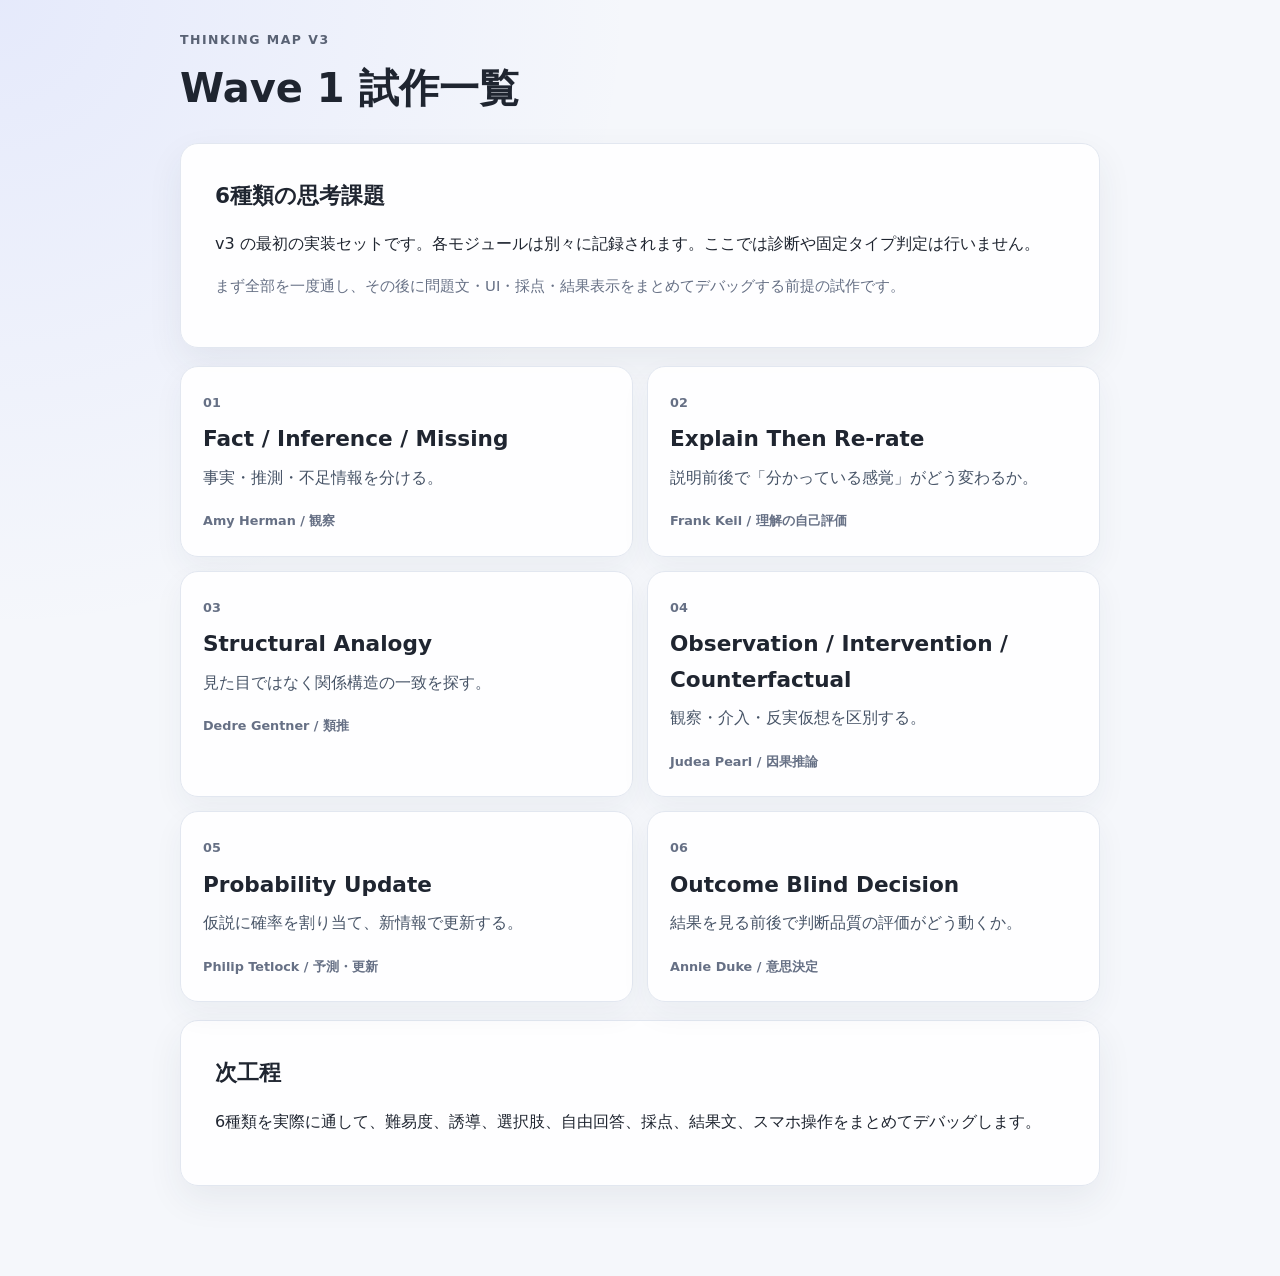
<file: index.html>
<!doctype html>
<html lang="ja">
<head>
  <meta charset="utf-8">
  <meta name="viewport" content="width=device-width, initial-scale=1">
  <title>思考の地図 v3 - Wave 1</title>
  <link rel="stylesheet" href="./src/styles.css">
</head>
<body>
  <main class="app-shell">
    <header class="topbar">
      <div>
        <p class="eyebrow">Thinking Map v3</p>
        <h1>Wave 1 試作一覧</h1>
      </div>
    </header>

    <section class="card">
      <h2>6種類の思考課題</h2>
      <p>v3 の最初の実装セットです。各モジュールは別々に記録されます。ここでは診断や固定タイプ判定は行いません。</p>
      <p class="note">まず全部を一度通し、その後に問題文・UI・採点・結果表示をまとめてデバッグする前提の試作です。</p>
    </section>

    <section class="module-grid">
      <a class="module-card" href="./herman.html">
        <span class="module-number">01</span>
        <h2>Fact / Inference / Missing</h2>
        <p>事実・推測・不足情報を分ける。</p>
        <span class="module-meta">Amy Herman / 観察</span>
      </a>
      <a class="module-card" href="./keil.html">
        <span class="module-number">02</span>
        <h2>Explain Then Re-rate</h2>
        <p>説明前後で「分かっている感覚」がどう変わるか。</p>
        <span class="module-meta">Frank Keil / 理解の自己評価</span>
      </a>
      <a class="module-card" href="./gentner.html">
        <span class="module-number">03</span>
        <h2>Structural Analogy</h2>
        <p>見た目ではなく関係構造の一致を探す。</p>
        <span class="module-meta">Dedre Gentner / 類推</span>
      </a>
      <a class="module-card" href="./pearl.html">
        <span class="module-number">04</span>
        <h2>Observation / Intervention / Counterfactual</h2>
        <p>観察・介入・反実仮想を区別する。</p>
        <span class="module-meta">Judea Pearl / 因果推論</span>
      </a>
      <a class="module-card" href="./tetlock.html">
        <span class="module-number">05</span>
        <h2>Probability Update</h2>
        <p>仮説に確率を割り当て、新情報で更新する。</p>
        <span class="module-meta">Philip Tetlock / 予測・更新</span>
      </a>
      <a class="module-card" href="./duke.html">
        <span class="module-number">06</span>
        <h2>Outcome Blind Decision</h2>
        <p>結果を見る前後で判断品質の評価がどう動くか。</p>
        <span class="module-meta">Annie Duke / 意思決定</span>
      </a>
    </section>

    <section class="card">
      <h2>次工程</h2>
      <p>6種類を実際に通して、難易度、誘導、選択肢、自由回答、採点、結果文、スマホ操作をまとめてデバッグします。</p>
    </section>
  </main>
</body>
</html>
</file>
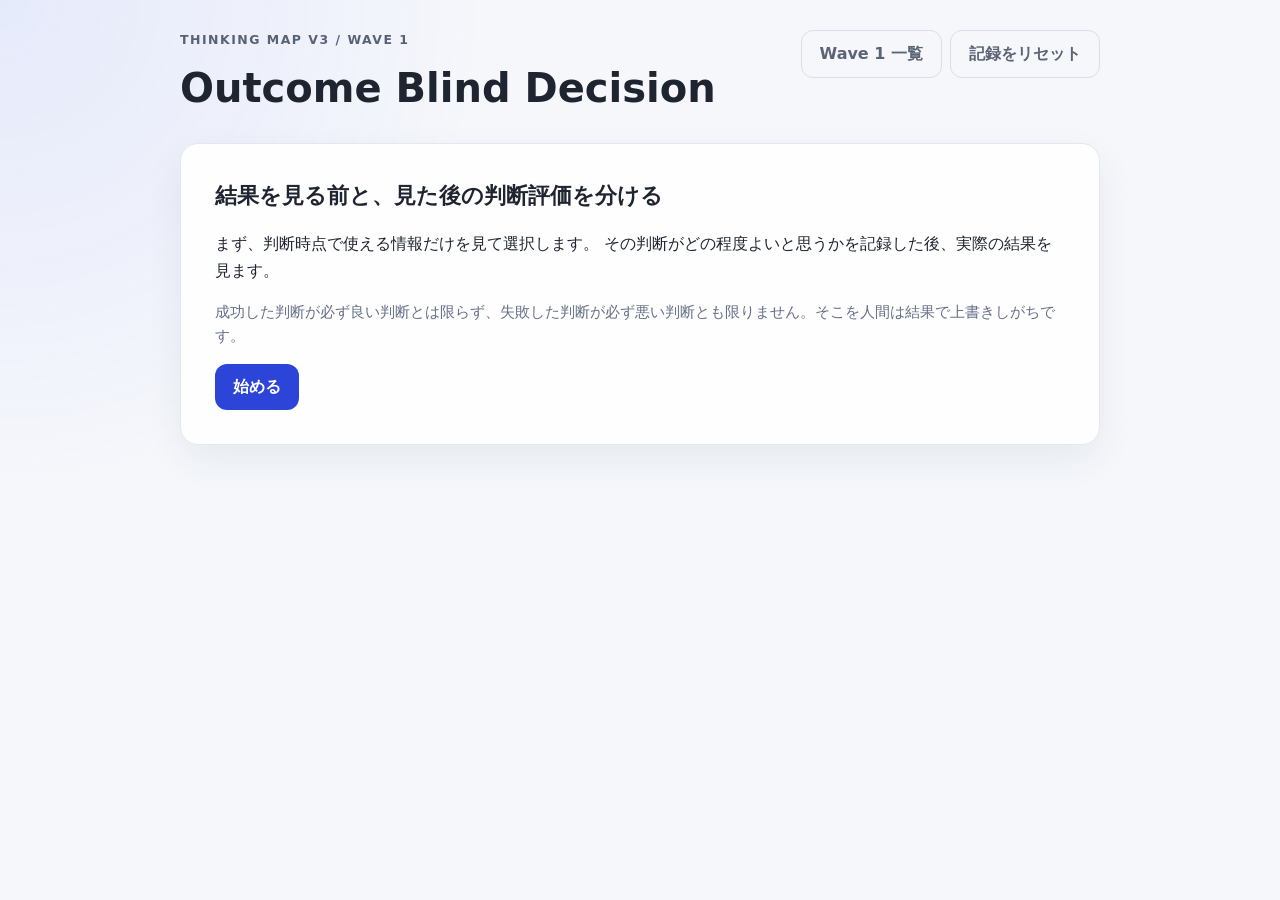
<file: duke.html>
<!doctype html>
<html lang="ja">
<head>
  <meta charset="utf-8">
  <meta name="viewport" content="width=device-width, initial-scale=1">
  <title>思考の地図 v3 - Outcome Blind Decision</title>
  <link rel="stylesheet" href="./src/styles.css">
</head>
<body>
  <main class="app-shell">
    <header class="topbar">
      <div>
        <p class="eyebrow">Thinking Map v3 / Wave 1</p>
        <h1>Outcome Blind Decision</h1>
      </div>
      <div class="header-actions">
        <a class="ghost link-button" href="./index.html">Wave 1 一覧</a>
        <button id="resetBtn" class="ghost">記録をリセット</button>
      </div>
    </header>

    <section id="intro" class="card">
      <h2>結果を見る前と、見た後の判断評価を分ける</h2>
      <p>
        まず、判断時点で使える情報だけを見て選択します。
        その判断がどの程度よいと思うかを記録した後、実際の結果を見ます。
      </p>
      <p class="note">
        成功した判断が必ず良い判断とは限らず、失敗した判断が必ず悪い判断とも限りません。そこを人間は結果で上書きしがちです。
      </p>
      <button id="startBtn" class="primary">始める</button>
    </section>

    <section id="decisionView" class="hidden">
      <div class="progress-wrap">
        <div id="progressText" class="progress-text"></div>
        <div class="progress-track"><div id="progressBar" class="progress-bar"></div></div>
      </div>
      <article class="card">
        <div class="task-meta"><span id="taskId"></span><span>結果を見る前</span></div>
        <h2 id="taskTitle"></h2>
        <p><strong>目的:</strong> <span id="goal"></span></p>
        <div id="information" class="scenario"></div>
      </article>
      <article class="card answer-card">
        <h3>どちらを選びますか？</h3>
        <div id="choiceList" class="choice-list"></div>

        <label for="reason">判断理由</label>
        <textarea id="reason" rows="4" placeholder="結果はまだ分かりません。今ある情報だけで理由を書いてください。"></textarea>

        <div class="confidence">
          <label for="preQuality">この判断は、今の情報に照らしてどのくらい良い判断だと思いますか？ <strong><span id="preQualityValue">50</span>%</strong></label>
          <input id="preQuality" type="range" min="0" max="100" value="50" step="5">
        </div>

        <button id="showOutcomeBtn" class="primary">判断を固定して、結果を見る</button>
      </article>
    </section>

    <section id="outcomeView" class="hidden">
      <article class="card">
        <p class="eyebrow">結果</p>
        <h2 id="outcomeTitle"></h2>
        <p id="outcomeText" class="scenario"></p>
      </article>
      <article class="card answer-card">
        <div class="confidence">
          <label for="postQuality">結果を見た今、この判断をどのくらい良い判断だったと思いますか？ <strong><span id="postQualityValue">50</span>%</strong></label>
          <input id="postQuality" type="range" min="0" max="100" value="50" step="5">
        </div>

        <label for="postReason">評価を変えた、または変えなかった理由</label>
        <textarea id="postReason" rows="4"></textarea>

        <button id="submitBtn" class="primary">評価を確定</button>
      </article>
    </section>

    <section id="reviewView" class="hidden">
      <article class="card">
        <p class="eyebrow">判断と結果を分けて確認</p>
        <h2 id="reviewTitle"></h2>
        <div id="qualityDelta" class="summary"></div>
        <details>
          <summary>判断時点の情報をもう一度見る</summary>
          <div id="processReference" class="reference"></div>
        </details>
        <button id="nextBtn" class="primary">次へ</button>
      </article>
    </section>

    <section id="resultView" class="hidden">
      <article class="card">
        <p class="eyebrow">今回どうだった？</p>
        <h2>結果による評価変化</h2>
        <div id="summary" class="summary"></div>
        <div id="taskBreakdown"></div>
        <p class="note">
          評価が動いたこと自体を「悪い」とは扱いません。結果に新しい情報が含まれる場合もあります。
          この試作では、結果の良し悪しに引っぱられて判断時点の評価までどの程度動いたかを記録します。
        </p>
        <button id="restartBtn" class="primary">もう一度やる</button>
      </article>
    </section>
  </main>
  <script src="./src/duke.js" defer></script>
</body>
</html>
</file>
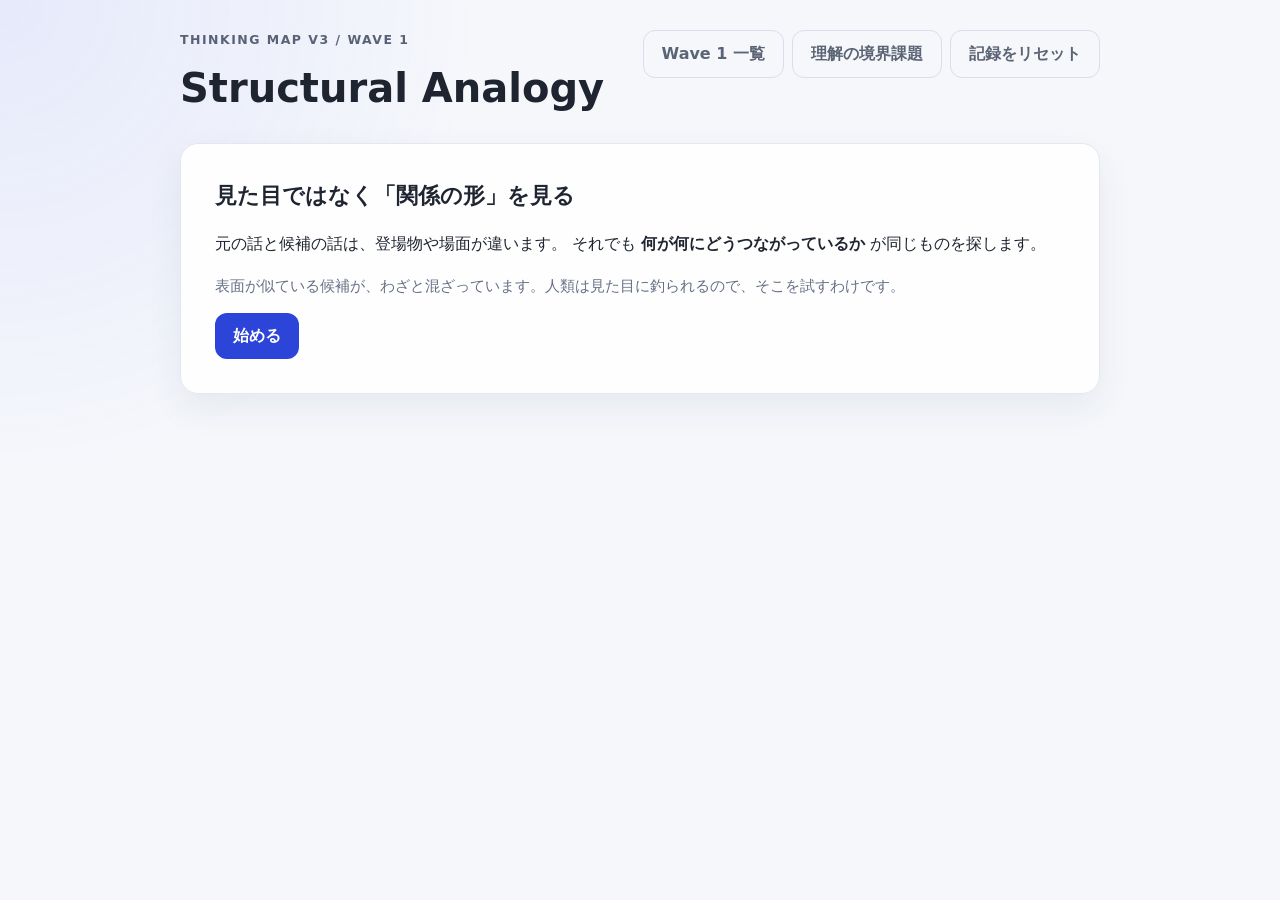
<file: gentner.html>
<!doctype html>
<html lang="ja">
<head>
  <meta charset="utf-8">
  <meta name="viewport" content="width=device-width, initial-scale=1">
  <title>思考の地図 v3 - Structural Analogy</title>
  <link rel="stylesheet" href="./src/styles.css">
</head>
<body>
  <main class="app-shell">
    <header class="topbar">
      <div>
        <p class="eyebrow">Thinking Map v3 / Wave 1</p>
        <h1>Structural Analogy</h1>
      </div>
      <div class="header-actions">
        <a class="ghost link-button" href="./index.html">Wave 1 一覧</a>
        <a class="ghost link-button" href="./keil.html">理解の境界課題</a>
        <button id="resetBtn" class="ghost">記録をリセット</button>
      </div>
    </header>

    <section id="intro" class="card">
      <h2>見た目ではなく「関係の形」を見る</h2>
      <p>
        元の話と候補の話は、登場物や場面が違います。
        それでも <strong>何が何にどうつながっているか</strong> が同じものを探します。
      </p>
      <p class="note">
        表面が似ている候補が、わざと混ざっています。人類は見た目に釣られるので、そこを試すわけです。
      </p>
      <button id="startBtn" class="primary">始める</button>
    </section>

    <section id="taskView" class="hidden">
      <div class="progress-wrap">
        <div id="progressText" class="progress-text"></div>
        <div class="progress-track"><div id="progressBar" class="progress-bar"></div></div>
      </div>

      <article class="card">
        <div class="task-meta">
          <span id="taskId"></span>
          <span>構造類推</span>
        </div>
        <h2 id="taskTitle"></h2>
        <h3>元の話</h3>
        <p id="baseText" class="scenario"></p>
      </article>

      <article class="card answer-card">
        <h3 id="question"></h3>
        <div id="choiceList" class="choice-list"></div>

        <label for="mapping">対応関係を自分の言葉で説明</label>
        <textarea id="mapping" rows="5" placeholder="例: 元のAに対応するのは○○、Bに対応するのは△△…"></textarea>

        <div class="confidence">
          <label for="confidence">この回答への自信 <strong><span id="confidenceValue">50</span>%</strong></label>
          <input id="confidence" type="range" min="0" max="100" value="50" step="5">
        </div>

        <button id="submitBtn" class="primary">回答を確定</button>
      </article>
    </section>

    <section id="reviewView" class="hidden">
      <article class="card">
        <p class="eyebrow">回答後の確認</p>
        <h2 id="reviewTitle"></h2>
        <div id="choiceResult" class="summary"></div>

        <h3>あなたの対応説明</h3>
        <div id="reviewMapping" class="review-box"></div>

        <details>
          <summary>構造の対応を見る</summary>
          <div id="referenceMapping" class="reference"></div>
        </details>

        <div class="strategy-block">
          <p>選ぶときに近かった考え方</p>
          <div id="strategyChoices" class="chip-row"></div>
        </div>

        <button id="nextBtn" class="primary">次へ</button>
      </article>
    </section>

    <section id="resultView" class="hidden">
      <article class="card">
        <p class="eyebrow">今回どうだった？</p>
        <h2>構造類推の試作結果</h2>
        <div id="summary" class="summary"></div>
        <div id="taskBreakdown"></div>
        <p class="note">
          3問だけなので、固定的な「類推能力」の判定には使いません。
          今回、表面の似た候補と関係構造の同じ候補をどう扱ったかを見る記録です。
        </p>
        <button id="restartBtn" class="primary">もう一度やる</button>
      </article>
    </section>
  </main>

  <script src="./src/gentner.js" defer></script>
</body>
</html>
</file>
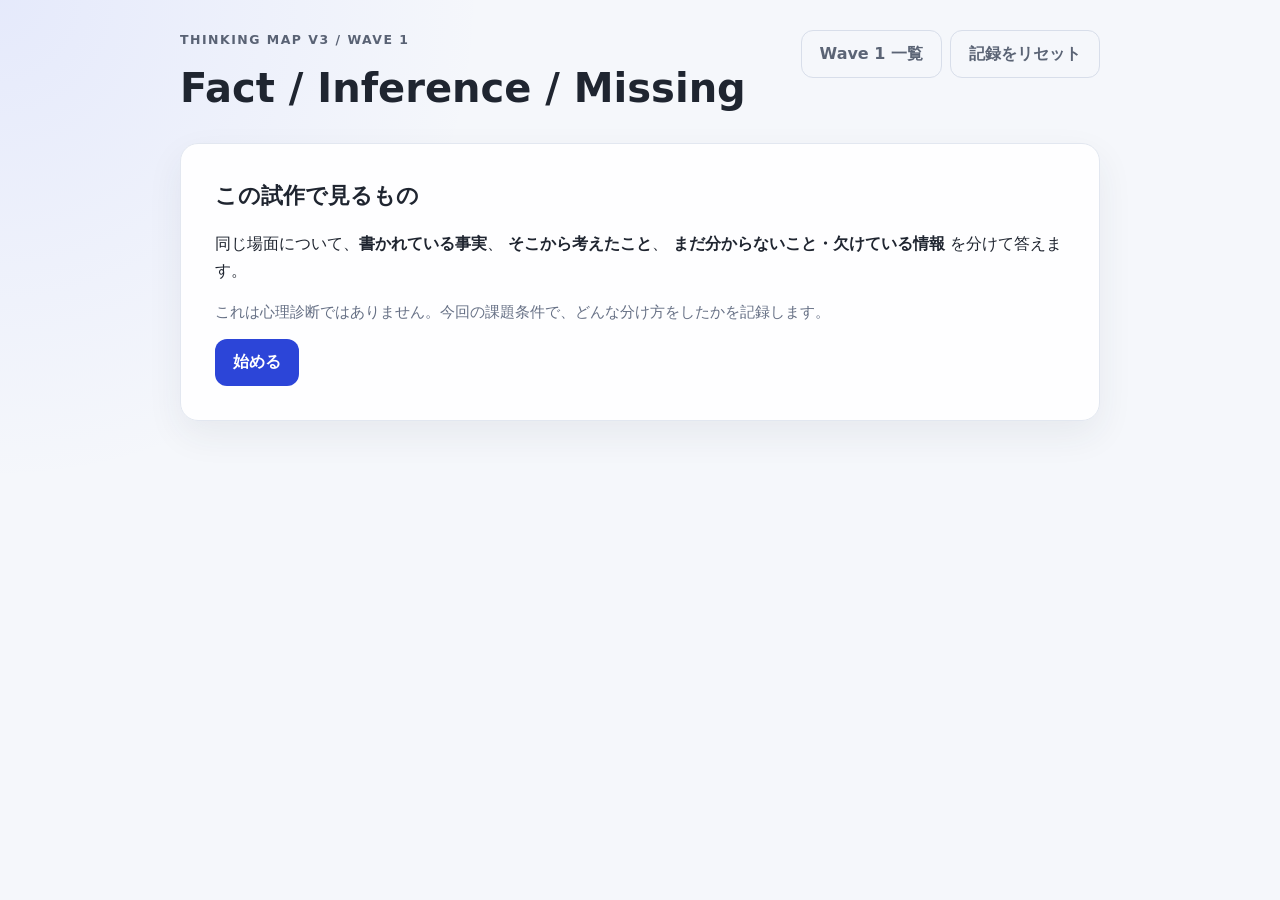
<file: herman.html>
<!doctype html>
<html lang="ja">
<head>
  <meta charset="utf-8">
  <meta name="viewport" content="width=device-width, initial-scale=1">
  <title>思考の地図 v3 - Fact / Inference / Missing</title>
  <link rel="stylesheet" href="./src/styles.css">
</head>
<body>
  <main class="app-shell">
    <header class="topbar">
      <div>
        <p class="eyebrow">Thinking Map v3 / Wave 1</p>
        <h1>Fact / Inference / Missing</h1>
      </div>
      <div class="header-actions">
        <a class="ghost link-button" href="./index.html">Wave 1 一覧</a>
        <button id="resetBtn" class="ghost">記録をリセット</button>
      </div>
    </header>

    <section id="intro" class="card">
      <h2>この試作で見るもの</h2>
      <p>
        同じ場面について、<strong>書かれている事実</strong>、
        <strong>そこから考えたこと</strong>、
        <strong>まだ分からないこと・欠けている情報</strong>
        を分けて答えます。
      </p>
      <p class="note">
        これは心理診断ではありません。今回の課題条件で、どんな分け方をしたかを記録します。
      </p>
      <button id="startBtn" class="primary">始める</button>
    </section>

    <section id="taskView" class="hidden">
      <div class="progress-wrap" aria-label="進行状況">
        <div id="progressText" class="progress-text"></div>
        <div class="progress-track"><div id="progressBar" class="progress-bar"></div></div>
      </div>

      <article class="card">
        <div class="task-meta">
          <span id="taskId"></span>
          <span id="taskMode"></span>
        </div>
        <h2>場面</h2>
        <p id="scenario" class="scenario"></p>
      </article>

      <article class="card answer-card">
        <label for="facts">
          <span class="step-badge">1</span>
          実際に書かれている事実
        </label>
        <textarea id="facts" rows="5" placeholder="推測ではなく、文章から確認できることだけを書いてください。"></textarea>

        <label for="inferences">
          <span class="step-badge">2</span>
          そこから考えたこと・推測
        </label>
        <textarea id="inferences" rows="5" placeholder="原因、意図、可能性など、文章から考えたことを書いてください。"></textarea>

        <label for="missing">
          <span class="step-badge">3</span>
          まだ分からないこと・欠けている情報
        </label>
        <textarea id="missing" rows="5" placeholder="判断するには足りない情報、本来ありそうなのに書かれていない情報を書いてください。"></textarea>

        <div class="confidence">
          <label for="confidence">この回答への自信 <strong><span id="confidenceValue">50</span>%</strong></label>
          <input id="confidence" type="range" min="0" max="100" value="50" step="5">
        </div>

        <button id="submitBtn" class="primary">この回答を確定</button>
      </article>
    </section>

    <section id="reviewView" class="hidden">
      <article class="card">
        <p class="eyebrow">回答後の確認</p>
        <h2>どう分けたかを見返す</h2>
        <p id="reviewScenario" class="scenario"></p>

        <div class="review-grid">
          <div>
            <h3>あなたの「事実」</h3>
            <div id="reviewFacts" class="review-box"></div>
          </div>
          <div>
            <h3>あなたの「推測」</h3>
            <div id="reviewInferences" class="review-box"></div>
          </div>
          <div>
            <h3>あなたの「不足情報」</h3>
            <div id="reviewMissing" class="review-box"></div>
          </div>
        </div>

        <details>
          <summary>この問題で最低限確認できるポイント</summary>
          <div id="referencePoints" class="reference"></div>
        </details>

        <div class="strategy-block">
          <p>答えるとき、近かったものを選んでください。</p>
          <div id="strategyChoices" class="chip-row"></div>
        </div>

        <button id="nextBtn" class="primary">次へ</button>
      </article>
    </section>

    <section id="resultView" class="hidden">
      <article class="card">
        <p class="eyebrow">今回どうだった？</p>
        <h2>試作結果</h2>
        <div id="summary" class="summary"></div>
        <div id="taskBreakdown"></div>
        <p class="note">
          この結果は「観察力○点」のような固定能力判定ではありません。
          今回の3課題で、事実・推測・不足情報をどう分けたかの記録です。
        </p>
        <button id="restartBtn" class="primary">もう一度やる</button>
      </article>
    </section>
  </main>

  <script src="./src/app.js" defer></script>
</body>
</html>
</file>
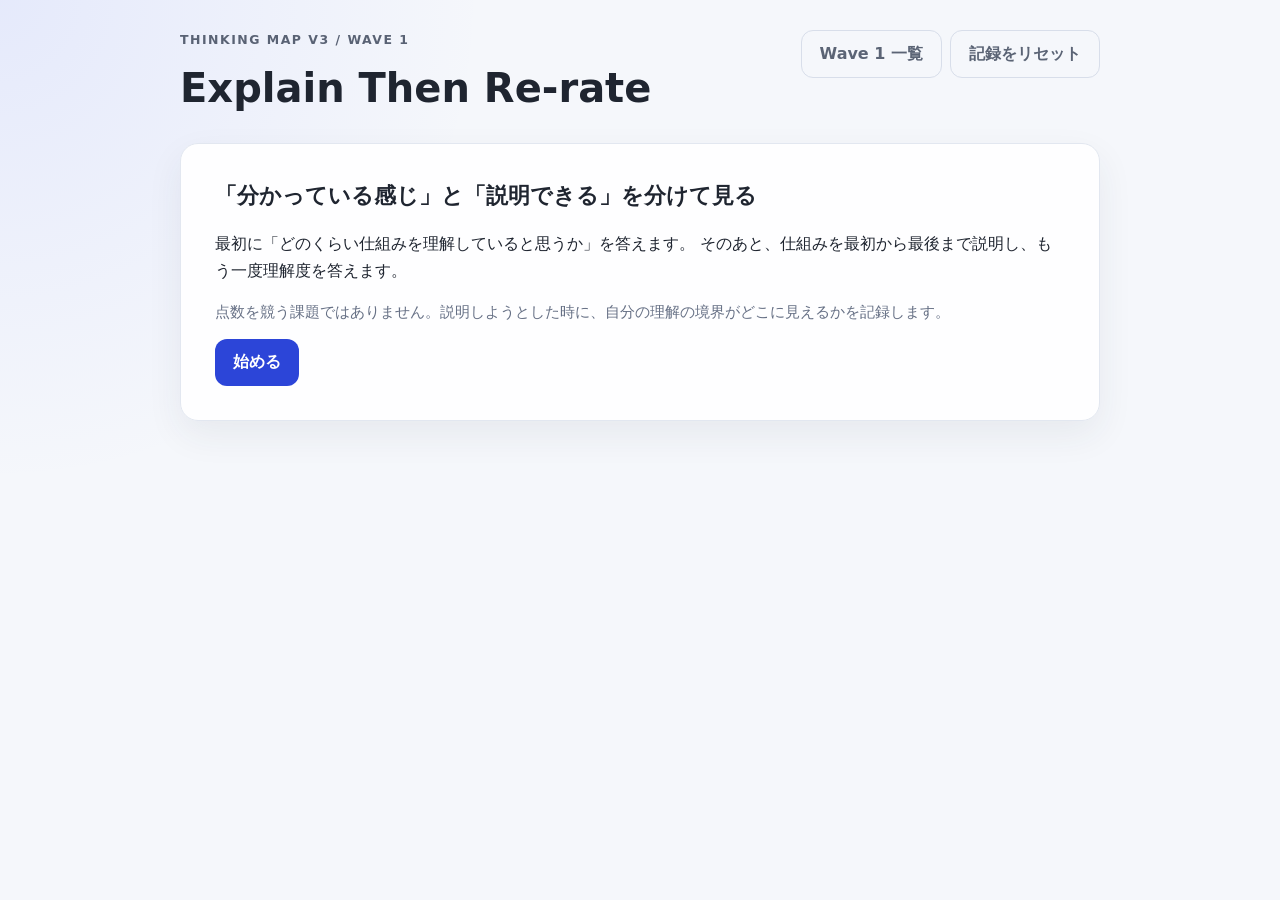
<file: keil.html>
<!doctype html>
<html lang="ja">
<head>
  <meta charset="utf-8">
  <meta name="viewport" content="width=device-width, initial-scale=1">
  <title>思考の地図 v3 - Explain Then Re-rate</title>
  <link rel="stylesheet" href="./src/styles.css">
</head>
<body>
  <main class="app-shell">
    <header class="topbar">
      <div>
        <p class="eyebrow">Thinking Map v3 / Wave 1</p>
        <h1>Explain Then Re-rate</h1>
      </div>
      <div class="header-actions">
        <a class="ghost link-button" href="./index.html">Wave 1 一覧</a>
        <button id="resetBtn" class="ghost">記録をリセット</button>
      </div>
    </header>

    <section id="intro" class="card">
      <h2>「分かっている感じ」と「説明できる」を分けて見る</h2>
      <p>
        最初に「どのくらい仕組みを理解していると思うか」を答えます。
        そのあと、仕組みを最初から最後まで説明し、もう一度理解度を答えます。
      </p>
      <p class="note">
        点数を競う課題ではありません。説明しようとした時に、自分の理解の境界がどこに見えるかを記録します。
      </p>
      <button id="startBtn" class="primary">始める</button>
    </section>

    <section id="preRateView" class="hidden">
      <div class="progress-wrap">
        <div id="progressText" class="progress-text"></div>
        <div class="progress-track"><div id="progressBar" class="progress-bar"></div></div>
      </div>
      <article class="card">
        <div class="task-meta">
          <span id="taskId"></span>
          <span>理解度の事前評価</span>
        </div>
        <h2 id="topicTitle"></h2>
        <p id="question" class="scenario"></p>
      </article>
      <article class="card answer-card">
        <div class="rating-panel">
          <label for="preRating">今の時点で、この仕組みをどれくらい説明できると思いますか？</label>
          <div class="rating-value"><strong><span id="preRatingValue">50</span>%</strong></div>
          <input id="preRating" type="range" min="0" max="100" step="5" value="50">
          <div class="scale-labels"><span>ほとんど説明できない</span><span>かなり詳しく説明できる</span></div>
        </div>
        <button id="toExplainBtn" class="primary">説明してみる</button>
      </article>
    </section>

    <section id="explainView" class="hidden">
      <article class="card">
        <div class="task-meta">
          <span id="explainTaskId"></span>
          <span>説明</span>
        </div>
        <h2 id="explainTitle"></h2>
        <p id="explainQuestion" class="scenario"></p>
        <p id="instruction" class="note"></p>
      </article>
      <article class="card answer-card">
        <label for="explanation">仕組みを順番に説明してください</label>
        <textarea id="explanation" rows="9" placeholder="部品名が分からなくても構いません。『何が起き、そのせいで次に何が起きるか』をできるだけ順番に書いてください。"></textarea>

        <label for="unclear">説明しようとして「ここは分からない」と気づいた部分</label>
        <textarea id="unclear" rows="4" placeholder="なければ空欄でも構いません。"></textarea>

        <button id="toPostRateBtn" class="primary">説明を確定して、もう一度評価する</button>
      </article>
    </section>

    <section id="postRateView" class="hidden">
      <article class="card">
        <p class="eyebrow">説明したあと</p>
        <h2>もう一度、自分の理解度を評価</h2>
        <div class="rating-panel">
          <label for="postRating">今なら、この仕組みをどれくらい理解していると思いますか？</label>
          <div class="rating-value"><strong><span id="postRatingValue">50</span>%</strong></div>
          <input id="postRating" type="range" min="0" max="100" step="5" value="50">
          <div class="scale-labels"><span>ほとんど理解していない</span><span>かなり理解している</span></div>
        </div>

        <label for="whyChanged">最初の評価と変わった場合、何に気づきましたか？</label>
        <textarea id="whyChanged" rows="4" placeholder="例:途中の仕組みを説明できなかった、思ったより順番を理解していた、など"></textarea>

        <button id="submitBtn" class="primary">この回答を確定</button>
      </article>
    </section>

    <section id="reviewView" class="hidden">
      <article class="card">
        <p class="eyebrow">回答後の確認</p>
        <h2 id="reviewTitle"></h2>
        <div id="ratingDelta" class="summary"></div>

        <h3>あなたの説明</h3>
        <div id="reviewExplanation" class="review-box tall"></div>

        <h3>説明中に気づいた不明点</h3>
        <div id="reviewUnclear" class="review-box"></div>

        <details>
          <summary>一般的な仕組みの要点を見る</summary>
          <div id="referenceConcepts" class="reference"></div>
        </details>

        <p id="taskNote" class="note"></p>

        <button id="nextBtn" class="primary">次へ</button>
      </article>
    </section>

    <section id="resultView" class="hidden">
      <article class="card">
        <p class="eyebrow">今回どうだった？</p>
        <h2>理解度の自己評価がどう動いたか</h2>
        <div id="summary" class="summary"></div>
        <div id="taskBreakdown"></div>
        <p class="note">
          評価が下がったから「理解力が低い」という意味ではありません。
          説明を試みたことで、自分が分かっていない場所を見つけた可能性もあります。
        </p>
        <button id="restartBtn" class="primary">もう一度やる</button>
      </article>
    </section>
  </main>
  <script src="./src/keil.js" defer></script>
</body>
</html>
</file>
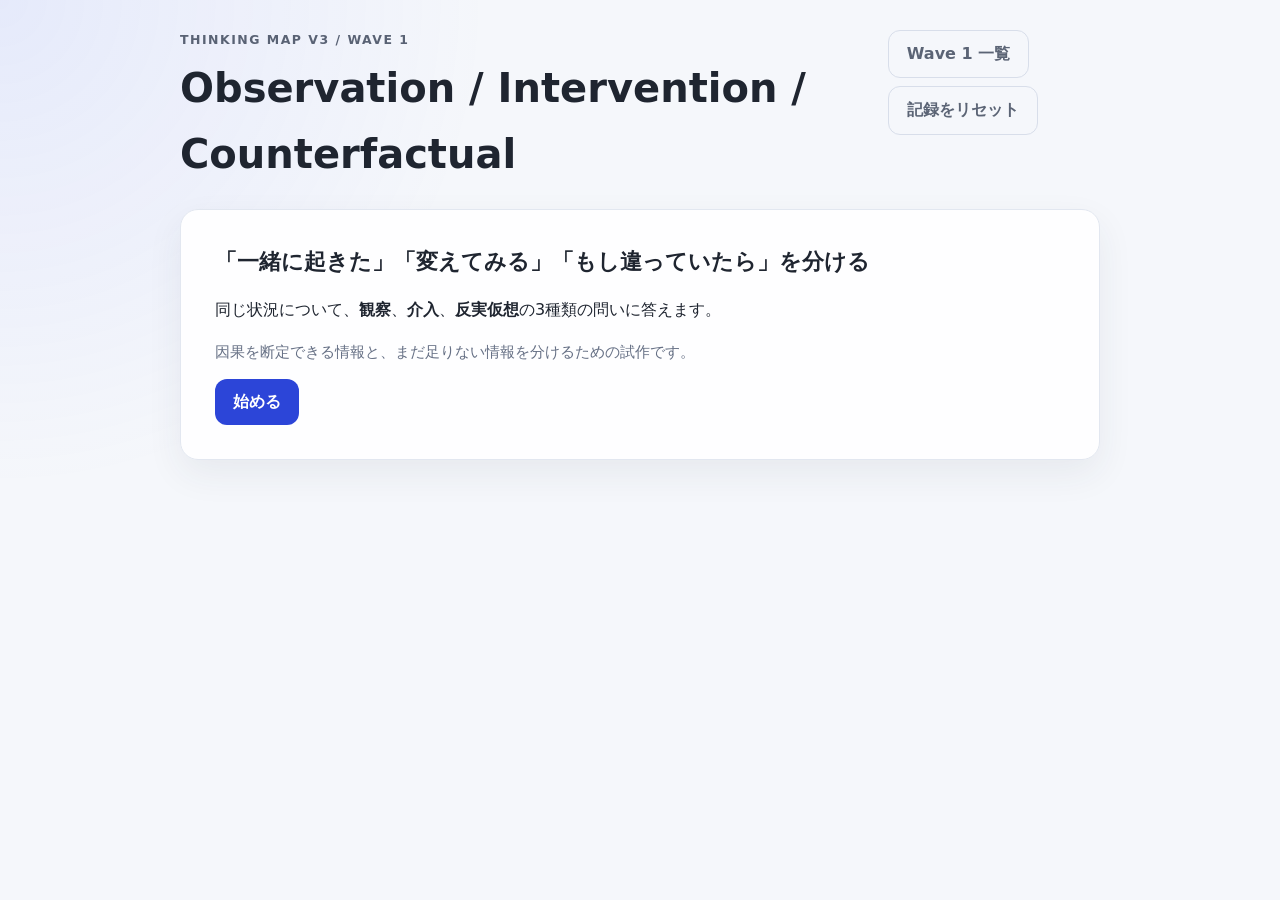
<file: pearl.html>
<!doctype html>
<html lang="ja">
<head>
  <meta charset="utf-8">
  <meta name="viewport" content="width=device-width, initial-scale=1">
  <title>思考の地図 v3 - Observation / Intervention / Counterfactual</title>
  <link rel="stylesheet" href="./src/styles.css">
</head>
<body>
  <main class="app-shell">
    <header class="topbar">
      <div>
        <p class="eyebrow">Thinking Map v3 / Wave 1</p>
        <h1>Observation / Intervention / Counterfactual</h1>
      </div>
      <div class="header-actions">
        <a class="ghost link-button" href="./index.html">Wave 1 一覧</a>
        <button id="resetBtn" class="ghost">記録をリセット</button>
      </div>
    </header>

    <section id="intro" class="card">
      <h2>「一緒に起きた」「変えてみる」「もし違っていたら」を分ける</h2>
      <p>
        同じ状況について、<strong>観察</strong>、<strong>介入</strong>、<strong>反実仮想</strong>の3種類の問いに答えます。
      </p>
      <p class="note">因果を断定できる情報と、まだ足りない情報を分けるための試作です。</p>
      <button id="startBtn" class="primary">始める</button>
    </section>

    <section id="taskView" class="hidden">
      <div class="progress-wrap">
        <div id="progressText" class="progress-text"></div>
        <div class="progress-track"><div id="progressBar" class="progress-bar"></div></div>
      </div>
      <article class="card">
        <div class="task-meta"><span id="taskId"></span><span id="questionKind"></span></div>
        <h2 id="taskTitle"></h2>
        <p id="modelText" class="scenario"></p>
      </article>
      <article class="card answer-card">
        <h3 id="questionText"></h3>
        <div id="choiceList" class="choice-list"></div>
        <div class="confidence">
          <label for="confidence">この回答への自信 <strong><span id="confidenceValue">50</span>%</strong></label>
          <input id="confidence" type="range" min="0" max="100" value="50" step="5">
        </div>
        <label for="reason">そう考えた理由</label>
        <textarea id="reason" rows="4" placeholder="どの情報を根拠にしたかを書いてください。"></textarea>
        <button id="submitBtn" class="primary">回答を確定</button>
      </article>
    </section>

    <section id="reviewView" class="hidden">
      <article class="card">
        <p class="eyebrow">3種類の問いを回答済み</p>
        <h2 id="reviewTitle"></h2>
        <div id="reviewRows"></div>
        <details>
          <summary>この問題の因果ポイントを見る</summary>
          <div id="explanation" class="reference"></div>
        </details>
        <button id="nextBtn" class="primary">次へ</button>
      </article>
    </section>

    <section id="resultView" class="hidden">
      <article class="card">
        <p class="eyebrow">今回どうだった？</p>
        <h2>因果推論の試作結果</h2>
        <div id="summary" class="summary"></div>
        <div id="taskBreakdown"></div>
        <p class="note">
          この3問だけから「因果推論能力」を固定的に判定しません。
          観察・介入・反実仮想で回答がどう変わったかを記録します。
        </p>
        <button id="restartBtn" class="primary">もう一度やる</button>
      </article>
    </section>
  </main>
  <script src="./src/pearl.js" defer></script>
</body>
</html>
</file>
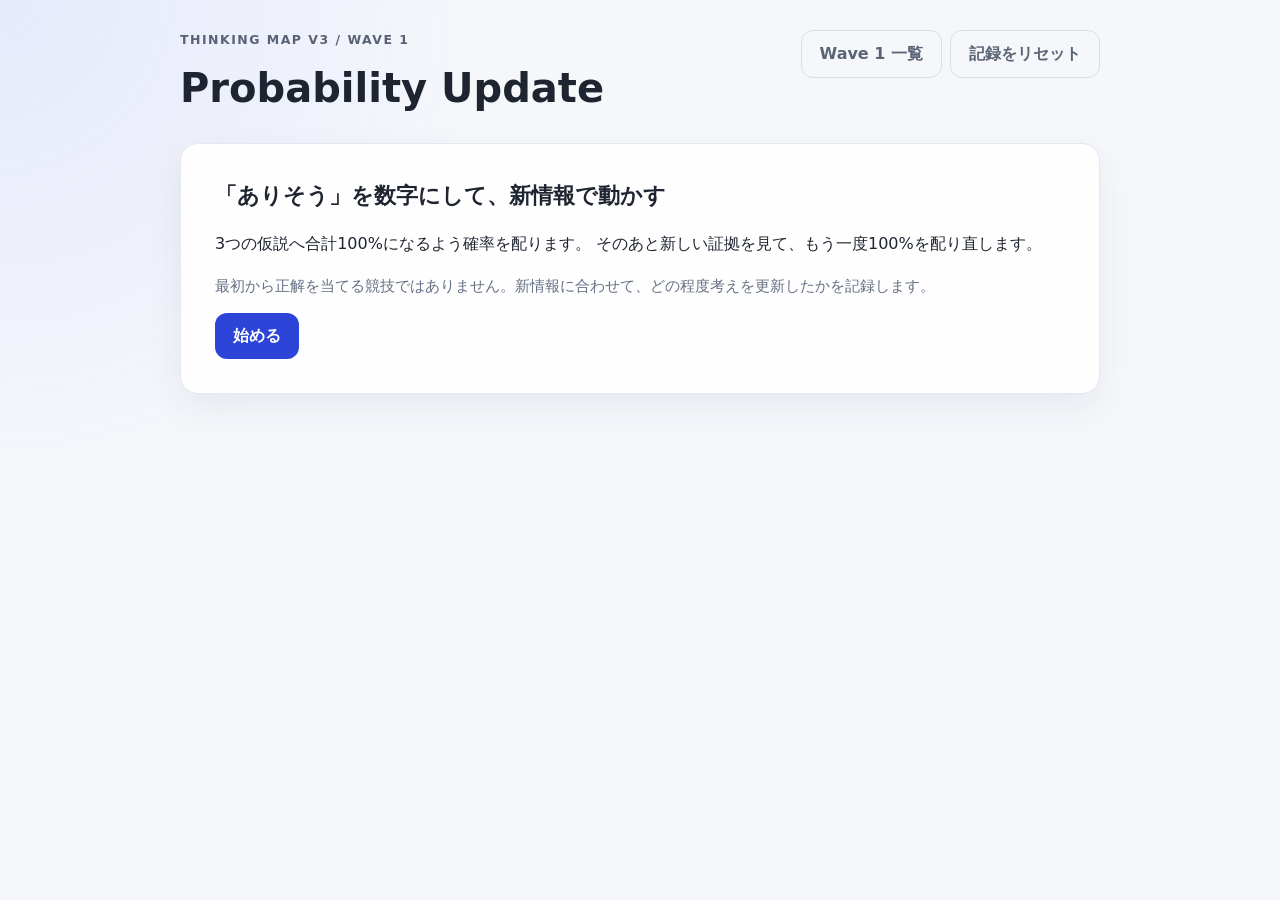
<file: tetlock.html>
<!doctype html>
<html lang="ja">
<head>
  <meta charset="utf-8">
  <meta name="viewport" content="width=device-width, initial-scale=1">
  <title>思考の地図 v3 - Probability Update</title>
  <link rel="stylesheet" href="./src/styles.css">
</head>
<body>
  <main class="app-shell">
    <header class="topbar">
      <div>
        <p class="eyebrow">Thinking Map v3 / Wave 1</p>
        <h1>Probability Update</h1>
      </div>
      <div class="header-actions">
        <a class="ghost link-button" href="./index.html">Wave 1 一覧</a>
        <button id="resetBtn" class="ghost">記録をリセット</button>
      </div>
    </header>

    <section id="intro" class="card">
      <h2>「ありそう」を数字にして、新情報で動かす</h2>
      <p>
        3つの仮説へ合計100%になるよう確率を配ります。
        そのあと新しい証拠を見て、もう一度100%を配り直します。
      </p>
      <p class="note">
        最初から正解を当てる競技ではありません。新情報に合わせて、どの程度考えを更新したかを記録します。
      </p>
      <button id="startBtn" class="primary">始める</button>
    </section>

    <section id="initialView" class="hidden">
      <div class="progress-wrap">
        <div id="progressText" class="progress-text"></div>
        <div class="progress-track"><div id="progressBar" class="progress-bar"></div></div>
      </div>
      <article class="card">
        <div class="task-meta"><span id="taskId"></span><span>初期予測</span></div>
        <h2 id="taskTitle"></h2>
        <p id="initialText" class="scenario"></p>
      </article>
      <article class="card">
        <h3>今の情報だけで、合計100%になるよう配分</h3>
        <div id="initialAllocations" class="probability-grid"></div>
        <div id="initialSum" class="probability-sum"></div>
        <label for="initialReason">この配分にした理由</label>
        <textarea id="initialReason" rows="4" placeholder="どの情報を重く見たかを書いてください。"></textarea>
        <button id="toEvidenceBtn" class="primary">この予測を固定して、新情報を見る</button>
      </article>
    </section>

    <section id="updateView" class="hidden">
      <article class="card">
        <p class="eyebrow">新しい証拠</p>
        <h2 id="updateTitle"></h2>
        <p id="newEvidence" class="scenario"></p>
      </article>
      <article class="card">
        <h3>新情報を含めて、もう一度100%に配分</h3>
        <div id="updatedAllocations" class="probability-grid"></div>
        <div id="updatedSum" class="probability-sum"></div>
        <label for="updateReason">どの情報で確率を動かしましたか？</label>
        <textarea id="updateReason" rows="4" placeholder="上げた仮説、下げた仮説、その理由を書いてください。"></textarea>
        <button id="submitBtn" class="primary">更新を確定</button>
      </article>
    </section>

    <section id="reviewView" class="hidden">
      <article class="card">
        <p class="eyebrow">更新後</p>
        <h2 id="reviewTitle"></h2>
        <div id="deltaTable"></div>
        <details>
          <summary>この証拠が向ける方向を見る</summary>
          <div id="explanation" class="reference"></div>
        </details>
        <button id="nextBtn" class="primary">次へ</button>
      </article>
    </section>

    <section id="resultView" class="hidden">
      <article class="card">
        <p class="eyebrow">今回どうだった？</p>
        <h2>確率更新の試作結果</h2>
        <div id="summary" class="summary"></div>
        <div id="taskBreakdown"></div>
        <p class="note">
          ここで見るのは「最終確率が唯一の正解値だったか」ではなく、新しい証拠に応じて確率の方向を更新したかです。
        </p>
        <button id="restartBtn" class="primary">もう一度やる</button>
      </article>
    </section>
  </main>
  <script src="./src/tetlock.js" defer></script>
</body>
</html>
</file>
<file: src/styles.css>
:root {
  font-family: Inter, system-ui, -apple-system, BlinkMacSystemFont, "Segoe UI", sans-serif;
  color: #1f2530;
  background: #f5f7fb;
  line-height: 1.65;
  color-scheme: light;
}

* { box-sizing: border-box; }

body {
  margin: 0;
  background:
    radial-gradient(circle at top left, rgba(90, 116, 255, 0.10), transparent 35%),
    #f5f7fb;
}

button, textarea, input { font: inherit; }

button { cursor: pointer; }

.app-shell {
  width: min(920px, calc(100% - 28px));
  margin: 0 auto;
  padding: 30px 0 72px;
}

.topbar {
  display: flex;
  justify-content: space-between;
  align-items: flex-start;
  gap: 16px;
  margin-bottom: 22px;
}

h1, h2, h3, p { margin-top: 0; }
h1 { font-size: clamp(1.7rem, 4vw, 2.5rem); margin-bottom: 0; }
h2 { font-size: 1.35rem; }
h3 { font-size: 1rem; margin-bottom: 8px; }

.eyebrow {
  margin-bottom: 4px;
  font-size: .78rem;
  font-weight: 800;
  letter-spacing: .12em;
  text-transform: uppercase;
  color: #596274;
}

.card {
  background: rgba(255,255,255,.94);
  border: 1px solid #e2e7f0;
  border-radius: 18px;
  padding: clamp(20px, 4vw, 34px);
  box-shadow: 0 14px 36px rgba(42, 52, 74, .07);
  margin-bottom: 18px;
}

.note {
  color: #667085;
  font-size: .93rem;
}

.primary, .ghost {
  border-radius: 12px;
  min-height: 46px;
  padding: 10px 18px;
  font-weight: 700;
}

.primary {
  border: 0;
  background: #2c45d8;
  color: white;
}

.primary:hover { filter: brightness(.96); }

.ghost {
  background: transparent;
  color: #5b6475;
  border: 1px solid #d8deea;
}

.hidden { display: none !important; }

.progress-wrap { margin: 4px 0 16px; }
.progress-text { font-size: .9rem; color: #667085; margin-bottom: 6px; }
.progress-track {
  height: 8px;
  overflow: hidden;
  border-radius: 999px;
  background: #e6eaf2;
}
.progress-bar {
  height: 100%;
  width: 0;
  background: #2c45d8;
  transition: width .2s ease;
}

.task-meta {
  display: flex;
  flex-wrap: wrap;
  gap: 8px;
  font-size: .78rem;
  color: #667085;
}

.task-meta span {
  border: 1px solid #e1e6ef;
  padding: 4px 8px;
  border-radius: 999px;
}

.scenario {
  white-space: pre-wrap;
  font-size: 1.04rem;
  background: #f7f8fc;
  border: 1px solid #e5e9f2;
  border-radius: 14px;
  padding: 18px;
  margin-bottom: 0;
}

.answer-card label {
  display: block;
  font-weight: 800;
  margin: 18px 0 8px;
}

.answer-card label:first-child { margin-top: 0; }

.step-badge {
  display: inline-grid;
  place-items: center;
  width: 26px;
  height: 26px;
  margin-right: 6px;
  border-radius: 50%;
  background: #edf0ff;
  color: #2c45d8;
  font-size: .8rem;
}

textarea {
  width: 100%;
  resize: vertical;
  border: 1px solid #cfd6e4;
  border-radius: 12px;
  padding: 12px;
  background: #fff;
}

textarea:focus, input:focus {
  outline: 3px solid rgba(44, 69, 216, .15);
  border-color: #2c45d8;
}

.confidence {
  padding: 18px 0;
}
.confidence input { width: 100%; }

.review-grid {
  display: grid;
  grid-template-columns: repeat(3, 1fr);
  gap: 12px;
  margin: 18px 0;
}

.review-box {
  min-height: 120px;
  white-space: pre-wrap;
  background: #f8f9fc;
  border: 1px solid #e3e7ef;
  border-radius: 12px;
  padding: 12px;
}

details {
  border-top: 1px solid #e7eaf1;
  border-bottom: 1px solid #e7eaf1;
  padding: 14px 0;
  margin: 20px 0;
}
summary { cursor: pointer; font-weight: 800; }
.reference { margin-top: 10px; color: #475467; }

.chip-row {
  display: flex;
  gap: 8px;
  flex-wrap: wrap;
}
.chip {
  border: 1px solid #cfd6e4;
  border-radius: 999px;
  padding: 8px 12px;
  background: white;
}
.chip.selected {
  border-color: #2c45d8;
  background: #edf0ff;
  color: #2438b3;
}

.summary {
  padding: 16px;
  border-radius: 14px;
  background: #f7f8fc;
  margin-bottom: 18px;
}

.result-row {
  border-top: 1px solid #e7eaf1;
  padding: 16px 0;
}
.result-row:first-child { border-top: 0; }

.muted { color: #667085; }

@media (max-width: 720px) {
  .topbar { flex-direction: column; }
  .review-grid { grid-template-columns: 1fr; }
  .ghost { align-self: flex-start; }
}


.header-actions {
  display: flex;
  flex-wrap: wrap;
  gap: 8px;
  align-items: center;
}

.link-button {
  display: inline-flex;
  align-items: center;
  justify-content: center;
  text-decoration: none;
}

.rating-panel {
  padding: 8px 0 18px;
}

.rating-panel > label {
  display: block;
  font-weight: 800;
  margin-bottom: 10px;
}

.rating-value {
  font-size: 2rem;
  margin: 6px 0 8px;
}

.rating-panel input[type="range"] {
  width: 100%;
}

.scale-labels {
  display: flex;
  justify-content: space-between;
  gap: 12px;
  color: #667085;
  font-size: .8rem;
  margin-top: 5px;
}

.review-box.tall {
  min-height: 180px;
}

@media (max-width: 560px) {
  .header-actions {
    width: 100%;
  }
  .header-actions .ghost,
  .header-actions .link-button {
    flex: 1 1 auto;
  }
  .scale-labels {
    font-size: .72rem;
  }
}


.choice-list {
  display: grid;
  gap: 10px;
  margin: 14px 0 20px;
}

.choice-card {
  width: 100%;
  display: grid;
  grid-template-columns: 34px 1fr;
  gap: 10px;
  align-items: start;
  text-align: left;
  border: 1px solid #d5dbe7;
  border-radius: 14px;
  background: #fff;
  padding: 14px;
  color: inherit;
}

.choice-card strong {
  display: grid;
  place-items: center;
  width: 28px;
  height: 28px;
  border-radius: 50%;
  background: #eef1f7;
}

.choice-card:hover {
  border-color: #aeb8cf;
}

.choice-card.selected {
  border-color: #2c45d8;
  background: #f2f4ff;
  box-shadow: 0 0 0 2px rgba(44, 69, 216, .10);
}

.choice-card.selected strong {
  background: #2c45d8;
  color: #fff;
}


.module-grid {
  display: grid;
  grid-template-columns: repeat(2, minmax(0, 1fr));
  gap: 14px;
  margin-bottom: 18px;
}
.module-card {
  display: block;
  text-decoration: none;
  color: inherit;
  background: rgba(255,255,255,.94);
  border: 1px solid #e2e7f0;
  border-radius: 18px;
  padding: 22px;
  box-shadow: 0 12px 30px rgba(42,52,74,.05);
  transition: transform .15s ease, border-color .15s ease;
}
.module-card:hover { transform: translateY(-2px); border-color: #aeb8cf; }
.module-card h2 { margin: 6px 0 8px; }
.module-card p { color: #475467; margin-bottom: 16px; }
.module-number, .module-meta { color: #667085; font-size: .8rem; font-weight: 700; }

.probability-grid { display: grid; gap: 10px; margin: 14px 0; }
.probability-row {
  display: flex;
  justify-content: space-between;
  gap: 16px;
  align-items: center;
  border: 1px solid #e0e5ee;
  border-radius: 12px;
  padding: 12px;
}
.probability-input-wrap { display: flex; align-items: center; gap: 4px; flex: 0 0 auto; }
.probability-input-wrap input {
  width: 78px;
  border: 1px solid #cfd6e4;
  border-radius: 10px;
  padding: 8px;
  text-align: right;
}
.probability-sum { font-weight: 800; margin: 8px 0 18px; }
.probability-sum.invalid { color: #b42318; }

@media (max-width: 720px) {
  .module-grid { grid-template-columns: 1fr; }
  .probability-row { align-items: flex-start; }
}
</file>
